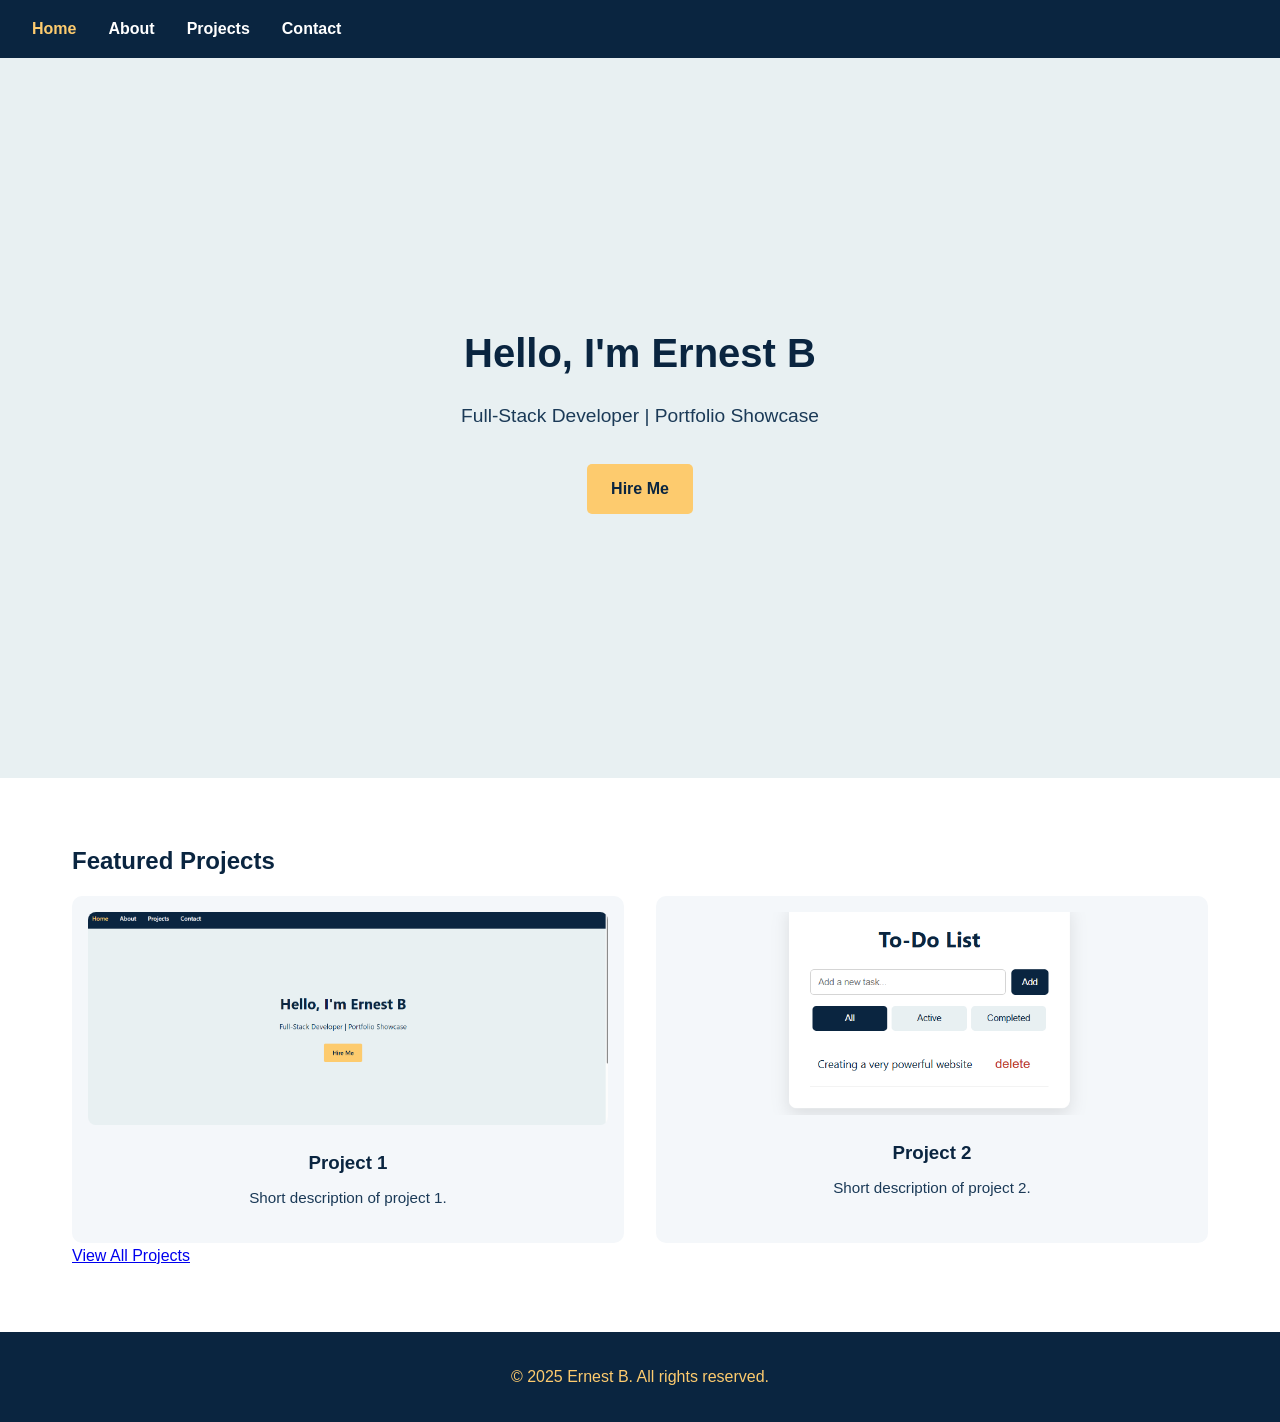
<file: index.html>
<!DOCTYPE html>
<html lang="en">
<head>
  <meta charset="UTF-8">
  <meta name="viewport" content="width=device-width, initial-scale=1.0">
  <title>Ernest B - Portfolio</title>
  <link rel="stylesheet" href="assets/css/style.css">
</head>
<body>

  <!-- Navigation -->
  <nav>
    <ul>
      <li><a href="index.html" class="active">Home</a></li>
      <li><a href="about.html">About</a></li>
      <li><a href="projects.html">Projects</a></li>
      <li><a href="contact.html">Contact</a></li>
    </ul>
  </nav>

  <!-- Hero Section -->
  <header class="hero">
    <h1>Hello, I'm Ernest B</h1>
    <p>Full-Stack Developer | Portfolio Showcase</p>
    <a href="contact.html" class="btn">Hire Me</a>
  </header>

  <!-- Featured Projects Preview -->
  <section id="featured-projects">
    <h2>Featured Projects</h2>
    <div class="projects-grid">
      <div class="project-card">
        <img src="assets/images/project-1.png" alt="Project 1">
        <h3>Project 1</h3>
        <p>Short description of project 1.</p>
      </div>
      <div class="project-card">
        <img src="assets/images/project-2.png" alt="Project 2">
        <h3>Project 2</h3>
        <p>Short description of project 2.</p>
      </div>
    </div>
    <a href="projects.html" class="view-all">View All Projects</a>
  </section>

  <!-- Footer -->
  <footer>
    <p>&copy; 2025 Ernest B. All rights reserved.</p>
  </footer>

  <script src="assets/js/main.js"></script>
</body>
</html>
</file>
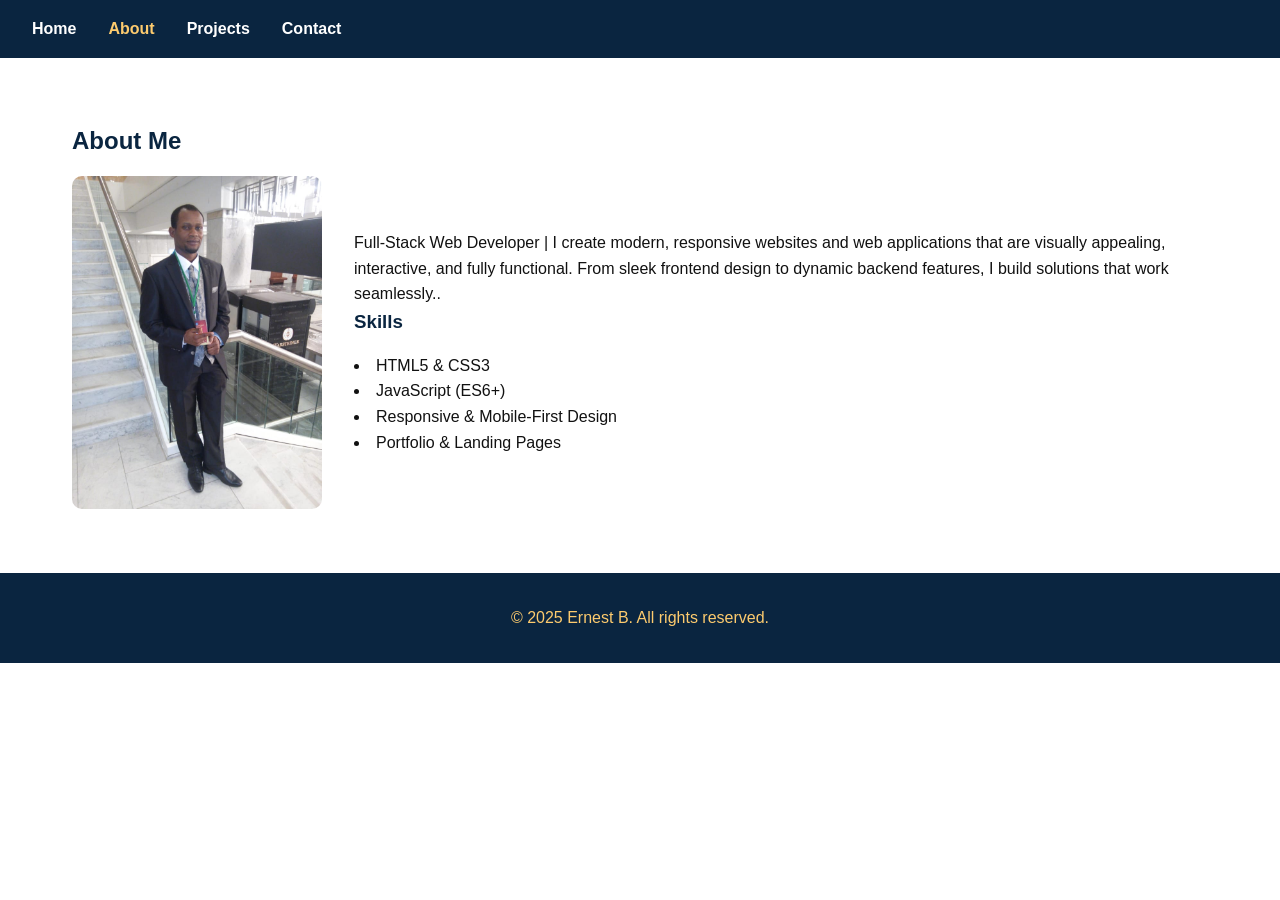
<file: about.html>
<!DOCTYPE html>
<html lang="en">
<head>
  <meta charset="UTF-8">
  <meta name="viewport" content="width=device-width, initial-scale=1.0">
  <title>About - Ernest B</title>
  <link rel="stylesheet" href="assets/css/style.css">
</head>
<body>

  <!-- Navigation -->
  <nav>
    <ul>
      <li><a href="index.html">Home</a></li>
      <li><a href="about.html" class="active">About</a></li>
      <li><a href="projects.html">Projects</a></li>
      <li><a href="contact.html">Contact</a></li>
    </ul>
  </nav>

  <!-- About Section -->
  <section class="about">
    <h1>About Me</h1>
    <div class="about-content">
      <img src="assets/images/my image.jpg" alt="Ernest B">
      <div class="about-text">
        <p>Full-Stack Web Developer | I create modern, responsive websites and web applications 
        that are visually appealing, interactive, and fully functional. 
        From sleek frontend design to dynamic backend features, I build solutions that work seamlessly..</p>
        <h3>Skills</h3>
        <ul>
          <li>HTML5 & CSS3</li>
          <li>JavaScript (ES6+)</li>
          <li>Responsive & Mobile-First Design</li>
          <li>Portfolio & Landing Pages</li>
        </ul>
      </div>
    </div>
  </section>

  <footer>
    <p>&copy; 2025 Ernest B. All rights reserved.</p>
  </footer>

  <script src="assets/js/main.js"></script>
</body>
</html>
</file>
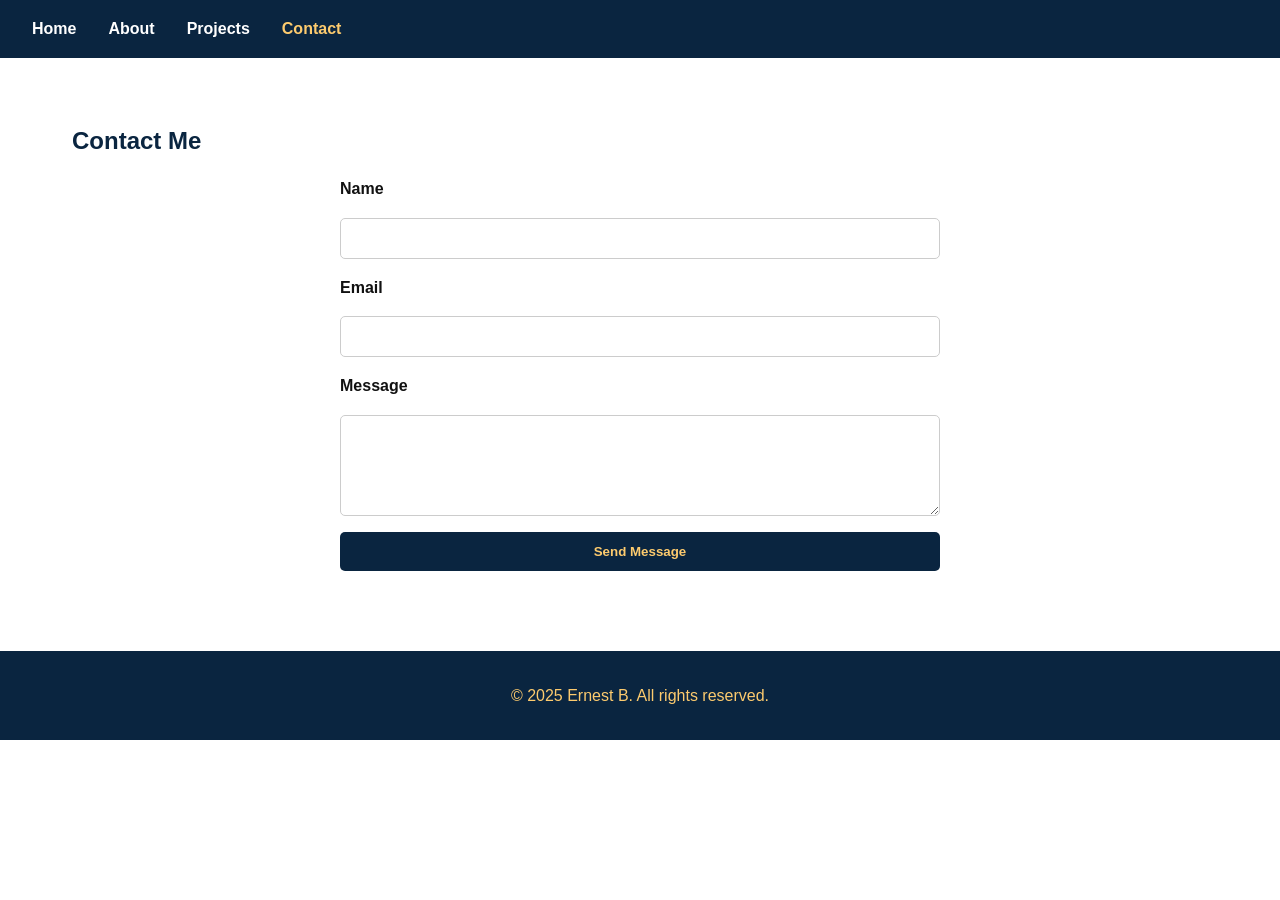
<file: contact.html>
<!DOCTYPE html>
<html lang="en">
<head>
  <meta charset="UTF-8">
  <meta name="viewport" content="width=device-width, initial-scale=1.0">
  <title>Contact - Ernest B</title>
  <link rel="stylesheet" href="assets/css/style.css">
</head>
<body>

  <!-- Navigation -->
  <nav>
    <ul>
      <li><a href="index.html">Home</a></li>
      <li><a href="about.html">About</a></li>
      <li><a href="projects.html">Projects</a></li>
      <li><a href="contact.html" class="active">Contact</a></li>
    </ul>
  </nav>

  <!-- Contact Section -->
  <section class="contact">
    <h1>Contact Me</h1>
    <form id="contact-form" action="https://formspree.io/f/yourformid" method="POST">
      <label for="name">Name</label>
      <input type="text" id="name" name="name" required>

      <label for="email">Email</label>
      <input type="email" id="email" name="email" required>

      <label for="message">Message</label>
      <textarea id="message" name="message" rows="5" required></textarea>

      <button type="submit">Send Message</button>

      <p id="form-status" aria-live="polite"></p>

    </form>
  </section>

  <footer>
    <p>&copy; 2025 Ernest B. All rights reserved.</p>
  </footer>

  <script src="assets/js/main.js"></script>
</body>
</html>
</file>
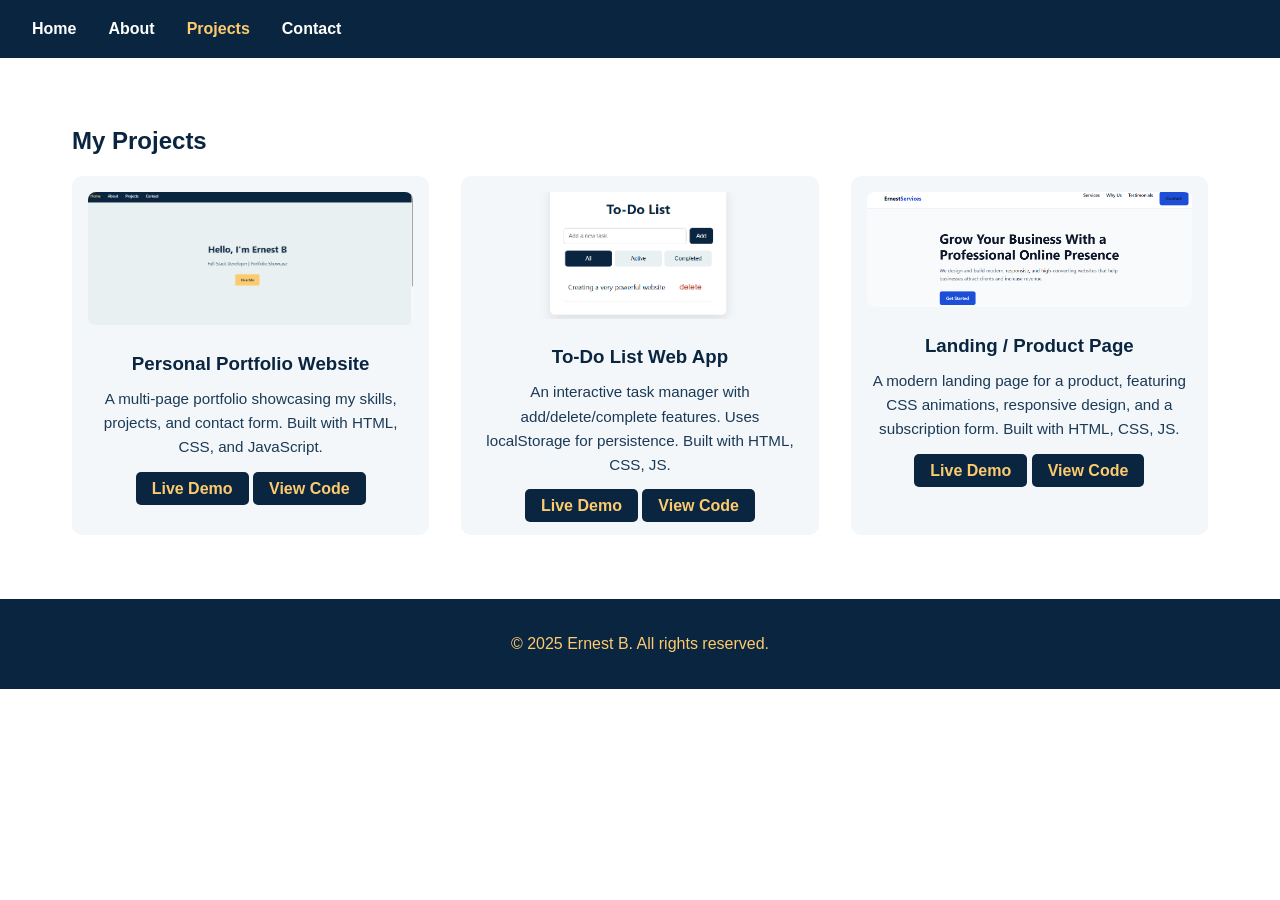
<file: projects.html>
<!DOCTYPE html>
<html lang="en">
<head>
  <meta charset="UTF-8">
  <meta name="viewport" content="width=device-width, initial-scale=1.0">
  <title>Projects - Ernest B</title>
  <link rel="stylesheet" href="assets/css/style.css">
</head>
<body>

  <!-- Navigation -->
  <nav>
    <ul>
      <li><a href="index.html">Home</a></li>
      <li><a href="about.html">About</a></li>
      <li><a href="projects.html" class="active">Projects</a></li>
      <li><a href="contact.html">Contact</a></li>
    </ul>
  </nav>

  <!-- Projects Section -->
  <section class="projects">
    <h1>My Projects</h1>
    <div class="projects-grid">

      <!-- Project 1 -->
      <div class="project-card">
        <img src="assets/images/project-1.png" alt="Personal Portfolio Website">
        <h3>Personal Portfolio Website</h3>
        <p>A multi-page portfolio showcasing my skills, projects, and contact form. Built with HTML, CSS, and JavaScript.</p>
        <a href="https://bejewelled-rugelach-10b49a.netlify.app/" target="_blank" class="btn">Live Demo</a>
        <a href="https://github.com/ernestsb1/portfolio-website" target="_blank" class="btn">View Code</a>
      </div>

      <!-- Project 2 -->
      <div class="project-card">
        <img src="assets/images/project-2.png" alt="To-Do List Web App">
        <h3>To-Do List Web App</h3>
        <p>An interactive task manager with add/delete/complete features. Uses localStorage for persistence. Built with HTML, CSS, JS.</p>
        <a href="https://rad-moonbeam-64dda7.netlify.app/" target="_blank" class="btn">Live Demo</a>
        <a href="https://github.com/ernestsb1/todo-app" target="_blank" class="btn">View Code</a>
      </div>

      <!-- Project 3 -->
      <div class="project-card">
        <img src="assets/images/project.png" alt="Landing / Product Page">
        <h3>Landing / Product Page</h3>
        <p>A modern landing page for a product, featuring CSS animations, responsive design, and a subscription form. Built with HTML, CSS, JS.</p>
        <a href="https://scintillating-florentine-8d9924.netlify.app/" target="_blank" class="btn">Live Demo</a>
        <a href="https://github.com/ernestsb1/landing-page" target="_blank" class="btn">View Code</a>
      </div>

      <!-- Add more projects here as needed -->
      
    </div>
  </section>

  <footer>
    <p>&copy; 2025 Ernest B. All rights reserved.</p>
  </footer>

  <script src="assets/js/main.js"></script>
</body>
</html>
</file>
<file: assets/css/style.css>
/* =============================
   RESET & BASE STYLES
============================= */
* {
  margin: 0;
  padding: 0;
  box-sizing: border-box;
}

html {
  font-size: 16px;
  scroll-behavior: smooth;
}

body {
  font-family: 'Segoe UI', Tahoma, Geneva, Verdana, sans-serif;
  line-height: 1.6;
  color: #111111; /* Dark text for contrast */
  background-color: #ffffff; /* White background */
}

/* =============================
   NAVIGATION
============================= */
nav {
  width: 100%;
  background-color: #0A2540; /* Dark Blue - AAA compliant */
  padding: 1rem 2rem;
}

nav ul {
  display: flex;
  justify-content: flex-start;
  list-style: none;
  flex-wrap: wrap;
}

nav ul li {
  margin-right: 2rem;
}

nav ul li a {
  color: #ffffff; /* White text */
  text-decoration: none;
  font-weight: 600;
  transition: color 0.3s ease;
}

nav ul li a:hover,
nav ul li a.active {
  color: #FDCB6E; /* Accent Gold - AAA compliant */
}

/* =============================
   HERO / HEADER
============================= */
header.hero {
  display: flex;
  flex-direction: column;
  align-items: center;
  justify-content: center;
  min-height: 80vh;
  text-align: center;
  background-color: #E8F0F2; /* Light grey-blue */
  padding: 2rem;
}

header.hero h1 {
  font-size: 2.5rem;
  color: #0A2540;
  margin-bottom: 1rem;
}

header.hero p {
  font-size: 1.2rem;
  color: #1B3A57;
  margin-bottom: 2rem;
}

header.hero .btn {
  padding: 0.75rem 1.5rem;
  background-color: #FDCB6E;
  color: #0A2540;
  text-decoration: none;
  font-weight: 600;
  border-radius: 5px;
  transition: background-color 0.3s ease, color 0.3s ease;
}

header.hero .btn:hover {
  background-color: #0A2540;
  color: #FDCB6E;
}

/* =============================
   SECTIONS
============================= */
section {
  padding: 4rem 2rem;
  max-width: 1200px;
  margin: 0 auto;
}

h1, h2, h3 {
  color: #0A2540;
  margin-bottom: 1rem;
}

/* =============================
   PROJECTS GRID
============================= */
.projects-grid {
  display: grid;
  grid-template-columns: repeat(auto-fit, minmax(250px, 1fr));
  gap: 2rem;
}

.project-card {
  background-color: #F4F7FA; /* Light background */
  border-radius: 10px;
  padding: 1rem;
  text-align: center;
  transition: transform 0.3s ease, box-shadow 0.3s ease;
}

.project-card img {
  width: 100%;
  height: auto;
  border-radius: 8px;
  margin-bottom: 1rem;
}

.project-card h3 {
  margin-bottom: 0.5rem;
}

.project-card p {
  font-size: 0.95rem;
  color: #1B3A57;
  margin-bottom: 1rem;
}

.project-card .btn {
  padding: 0.5rem 1rem;
  background-color: #0A2540;
  color: #FDCB6E;
  text-decoration: none;
  border-radius: 5px;
  font-weight: 600;
}

.project-card .btn:hover {
  background-color: #FDCB6E;
  color: #0A2540;
}

.project-card:hover {
  transform: translateY(-5px);
  box-shadow: 0 8px 15px rgba(0,0,0,0.1);
}

/* =============================
   ABOUT SECTION
============================= */
.about-content {
  display: flex;
  flex-wrap: wrap;
  align-items: center;
  gap: 2rem;
}

.about-content img {
  width: 250px;
  border-radius: 10px;
}

.about-text {
  flex: 1;
}

.about-text ul {
  list-style: disc inside;
  margin-top: 1rem;
}

/* =============================
   CONTACT FORM
============================= */
form {
  display: flex;
  flex-direction: column;
  gap: 1rem;
  max-width: 600px;
  margin: 0 auto;
}

form label {
  font-weight: 600;
}

form input,
form textarea {
  padding: 0.75rem;
  border: 1px solid #ccc;
  border-radius: 5px;
  font-family: inherit;
}

form button {
  padding: 0.75rem;
  background-color: #0A2540;
  color: #FDCB6E;
  border: none;
  border-radius: 5px;
  font-weight: 600;
  cursor: pointer;
  transition: background-color 0.3s ease, color 0.3s ease;
}

form button:hover {
  background-color: #FDCB6E;
  color: #0A2540;
}

/* =============================
   FOOTER
============================= */
footer {
  text-align: center;
  padding: 2rem;
  background-color: #0A2540;
  color: #FDCB6E;
}

/* =============================
   RESPONSIVE DESIGN
============================= */
@media screen and (max-width: 768px) {
  header.hero h1 {
    font-size: 2rem;
  }

  header.hero p {
    font-size: 1rem;
  }

  .about-content {
    flex-direction: column;
    align-items: center;
    text-align: center;
  }

  nav ul {
    flex-direction: column;
    gap: 1rem;
  }
}
</file>
